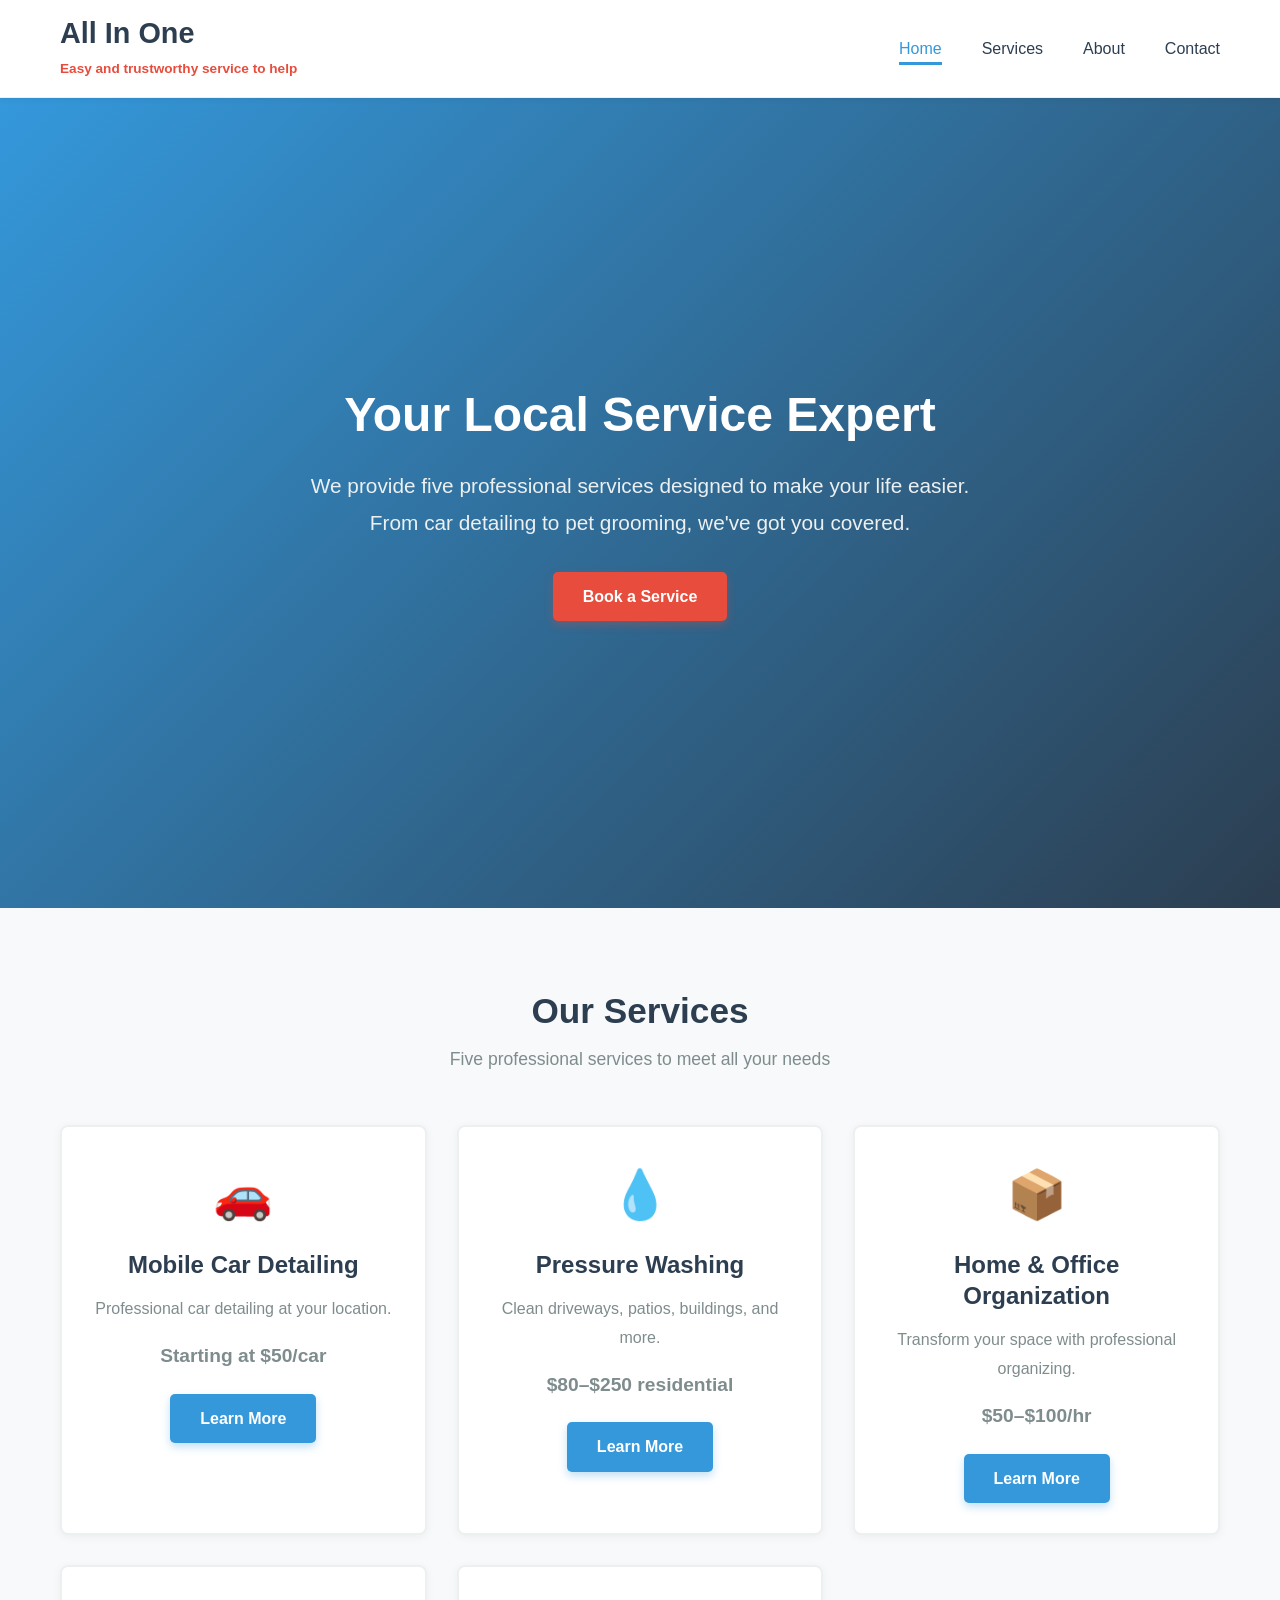
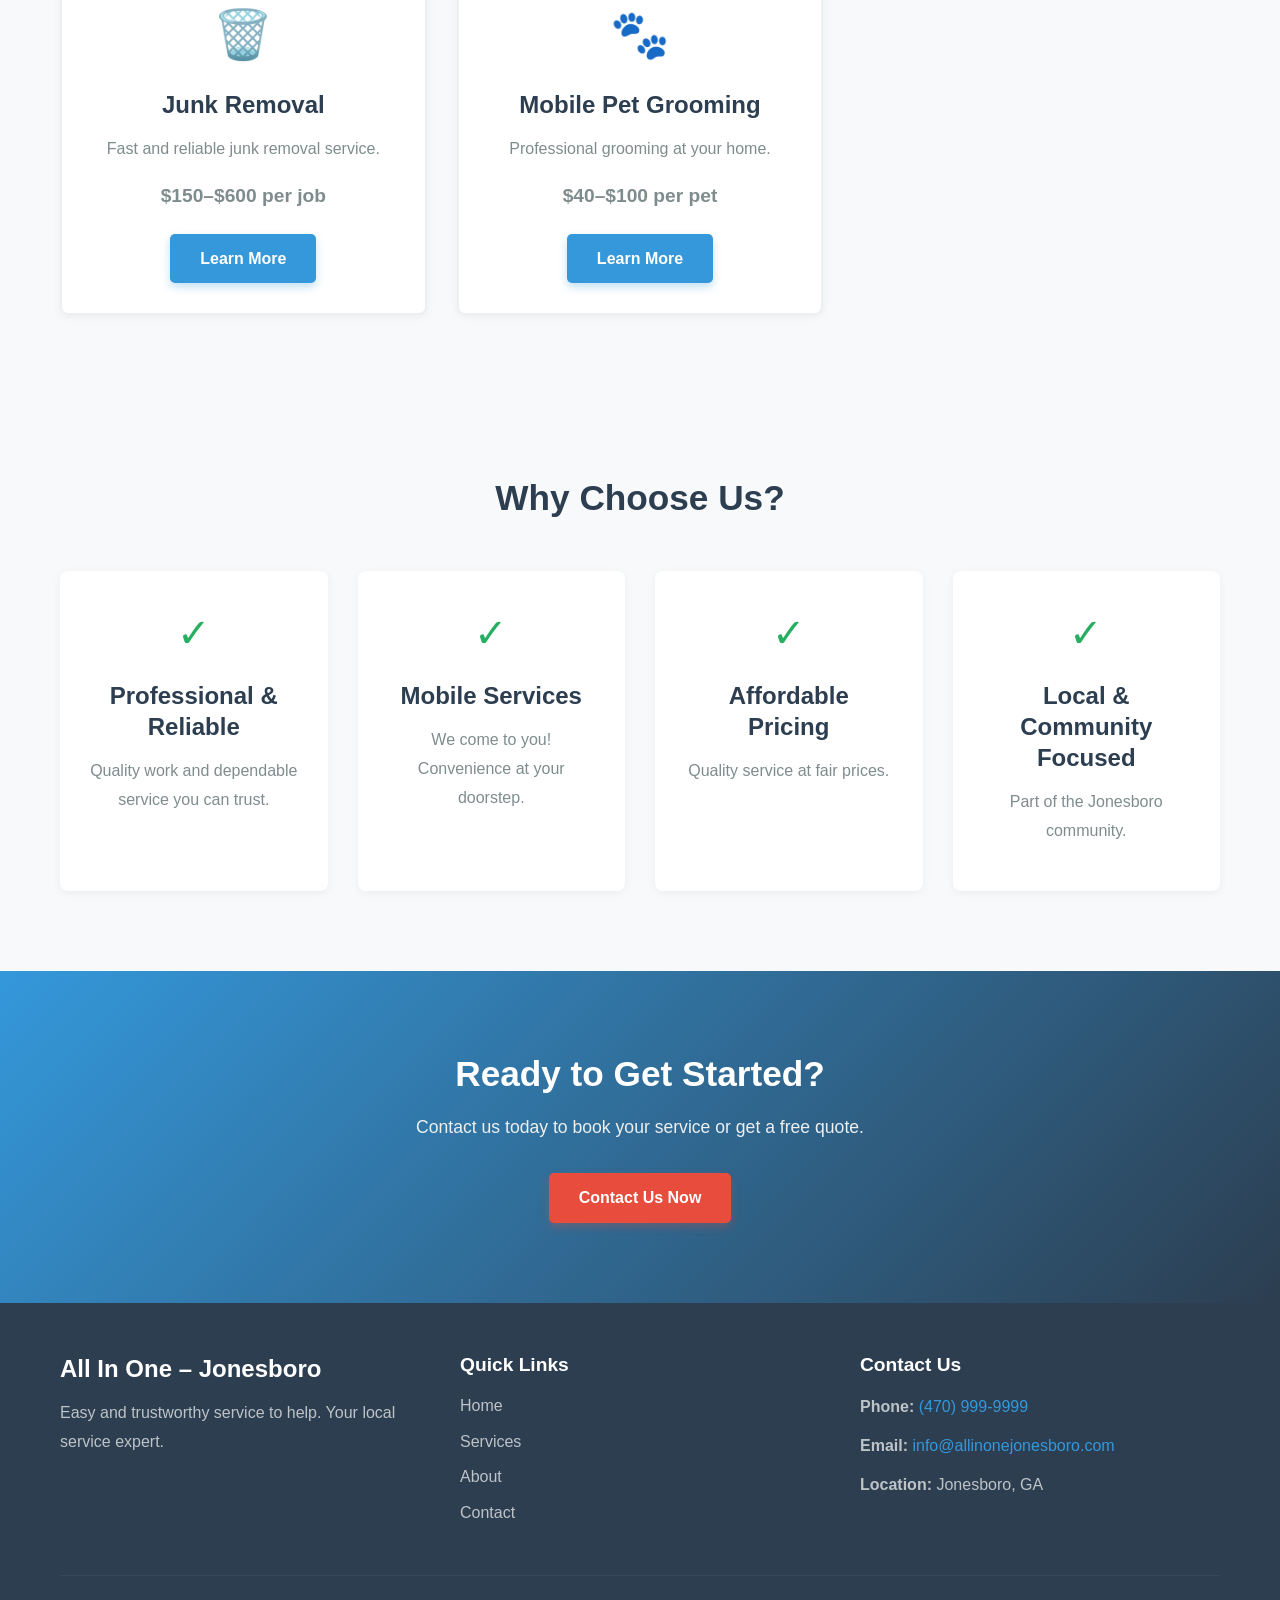
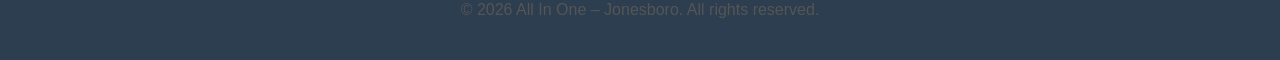
<file: index.html>
<!DOCTYPE html>
<html lang="en">
<head>
    <meta charset="UTF-8">
    <meta name="viewport" content="width=device-width, initial-scale=1.0">
    <title>All In One – Jonesboro | Easy and Trustworthy Service</title>
    <link rel="stylesheet" href="styles.css">
</head>
<body>
    <!-- HEADER / NAVIGATION -->
    <header class="header">
        <nav class="navbar">
            <div class="container">
                <div class="nav-wrapper">
                    <div class="logo">
                        <h1>All In One</h1>
                        <p class="tagline">Easy and trustworthy service to help</p>
                    </div>
                    <ul class="nav-menu">
                        <li><a href="index.html" class="active">Home</a></li>
                        <li><a href="services.html">Services</a></li>
                        <li><a href="about.html">About</a></li>
                        <li><a href="contact.html">Contact</a></li>
                    </ul>
                </div>
            </div>
        </nav>
    </header>

    <!-- HERO SECTION -->
    <section class="hero">
        <div class="container">
            <div class="hero-content">
                <h2>Your Local Service Expert</h2>
                <p>We provide five professional services designed to make your life easier. From car detailing to pet grooming, we've got you covered.</p>
                <a href="services.html" class="btn btn-primary">Book a Service</a>
            </div>
        </div>
    </section>

    <!-- SERVICES PREVIEW SECTION -->
    <section class="services-preview">
        <div class="container">
            <h2 class="section-title">Our Services</h2>
            <p class="section-subtitle">Five professional services to meet all your needs</p>
            <div class="services-grid">
                <div class="service-card">
                    <div class="service-icon">🚗</div>
                    <h3>Mobile Car Detailing</h3>
                    <p>Professional car detailing at your location.</p>
                    <p class="service-price">Starting at $50/car</p>
                    <a href="services.html#car-detailing" class="btn btn-secondary">Learn More</a>
                </div>
                <div class="service-card">
                    <div class="service-icon">💧</div>
                    <h3>Pressure Washing</h3>
                    <p>Clean driveways, patios, buildings, and more.</p>
                    <p class="service-price">$80–$250 residential</p>
                    <a href="services.html#pressure-washing" class="btn btn-secondary">Learn More</a>
                </div>
                <div class="service-card">
                    <div class="service-icon">📦</div>
                    <h3>Home & Office Organization</h3>
                    <p>Transform your space with professional organizing.</p>
                    <p class="service-price">$50–$100/hr</p>
                    <a href="services.html#organization" class="btn btn-secondary">Learn More</a>
                </div>
                <div class="service-card">
                    <div class="service-icon">🗑️</div>
                    <h3>Junk Removal</h3>
                    <p>Fast and reliable junk removal service.</p>
                    <p class="service-price">$150–$600 per job</p>
                    <a href="services.html#junk-removal" class="btn btn-secondary">Learn More</a>
                </div>
                <div class="service-card">
                    <div class="service-icon">🐾</div>
                    <h3>Mobile Pet Grooming</h3>
                    <p>Professional grooming at your home.</p>
                    <p class="service-price">$40–$100 per pet</p>
                    <a href="services.html#pet-grooming" class="btn btn-secondary">Learn More</a>
                </div>
            </div>
        </div>
    </section>

    <!-- WHY CHOOSE US SECTION -->
    <section class="why-choose-us">
        <div class="container">
            <h2 class="section-title">Why Choose Us?</h2>
            <div class="features-grid">
                <div class="feature">
                    <div class="feature-icon">✓</div>
                    <h3>Professional & Reliable</h3>
                    <p>Quality work and dependable service you can trust.</p>
                </div>
                <div class="feature">
                    <div class="feature-icon">✓</div>
                    <h3>Mobile Services</h3>
                    <p>We come to you! Convenience at your doorstep.</p>
                </div>
                <div class="feature">
                    <div class="feature-icon">✓</div>
                    <h3>Affordable Pricing</h3>
                    <p>Quality service at fair prices.</p>
                </div>
                <div class="feature">
                    <div class="feature-icon">✓</div>
                    <h3>Local & Community Focused</h3>
                    <p>Part of the Jonesboro community.</p>
                </div>
            </div>
        </div>
    </section>

    <!-- CALL TO ACTION SECTION -->
    <section class="cta-section">
        <div class="container">
            <h2>Ready to Get Started?</h2>
            <p>Contact us today to book your service or get a free quote.</p>
            <a href="contact.html" class="btn btn-primary">Contact Us Now</a>
        </div>
    </section>

    <!-- FOOTER -->
    <footer class="footer">
        <div class="container">
            <div class="footer-content">
                <div class="footer-section">
                    <h3>All In One – Jonesboro</h3>
                    <p>Easy and trustworthy service to help. Your local service expert.</p>
                </div>
                <div class="footer-section">
                    <h4>Quick Links</h4>
                    <ul class="footer-links">
                        <li><a href="index.html">Home</a></li>
                        <li><a href="services.html">Services</a></li>
                        <li><a href="about.html">About</a></li>
                        <li><a href="contact.html">Contact</a></li>
                    </ul>
                </div>
                <div class="footer-section">
                    <h4>Contact Us</h4>
                    <p><strong>Phone:</strong> <a href="tel:+14709999999">(470) 999-9999</a></p>
                    <p><strong>Email:</strong> <a href="mailto:info@allinonejonesboro.com">info@allinonejonesboro.com</a></p>
                    <p><strong>Location:</strong> Jonesboro, GA</p>
                </div>
            </div>
            <div class="footer-bottom">
                <p>&copy; 2026 All In One – Jonesboro. All rights reserved.</p>
            </div>
        </div>
    </footer>
</body>
</html>
</file>
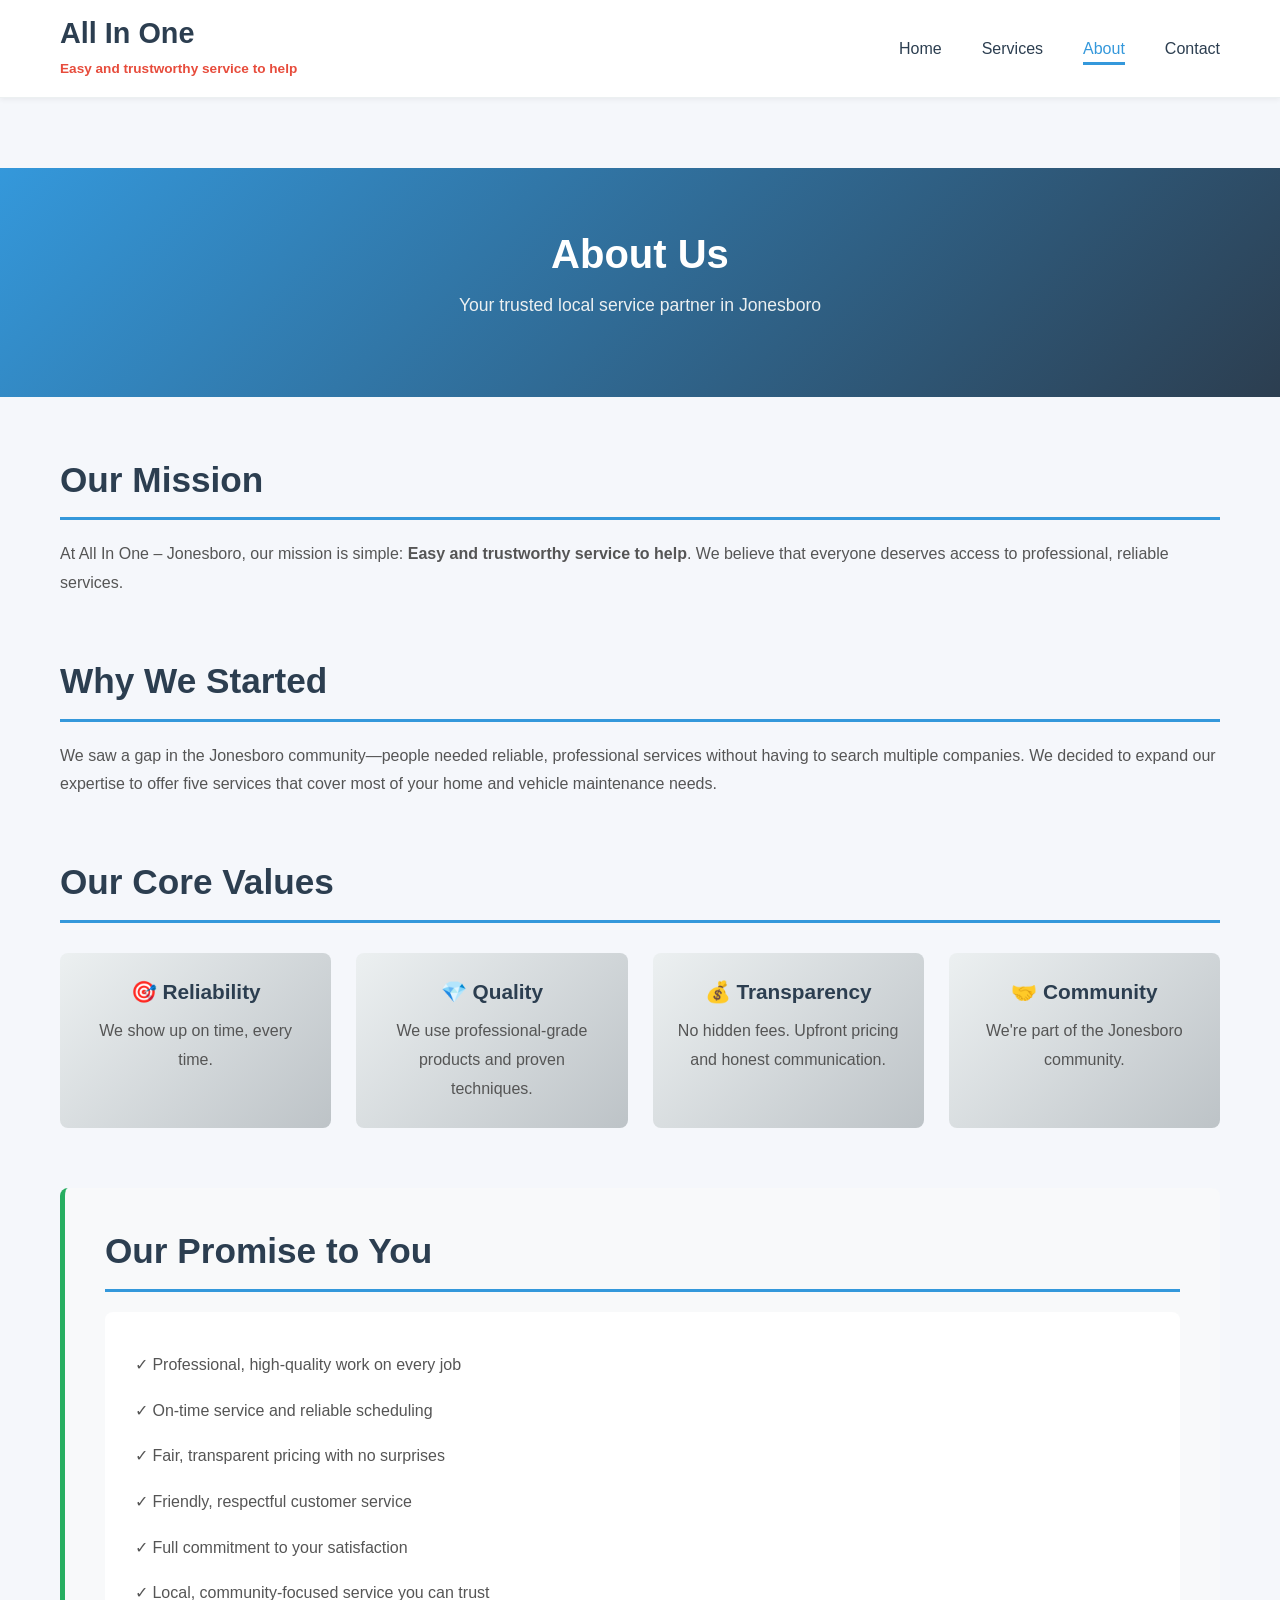
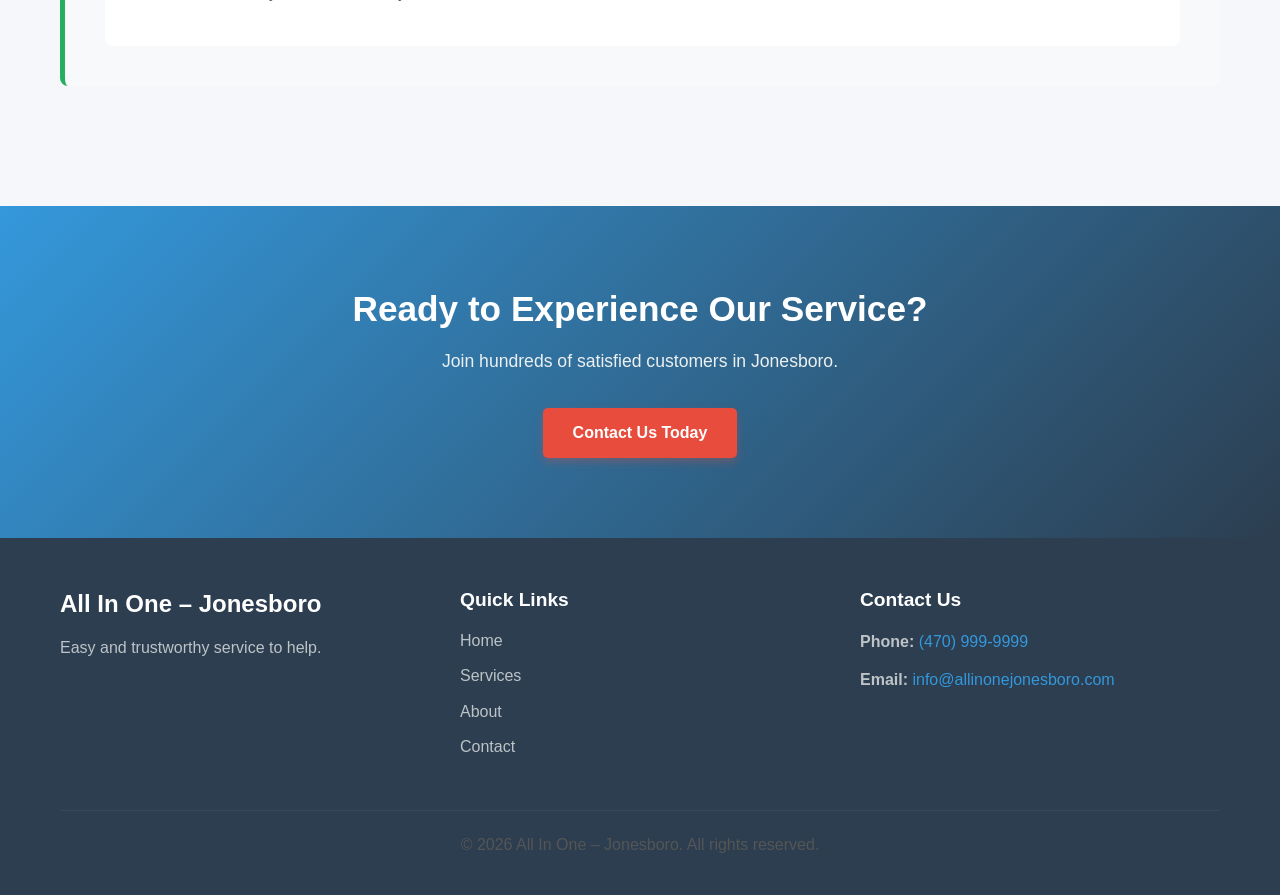
<file: about.html>
<!DOCTYPE html>
<html lang="en">
<head>
    <meta charset="UTF-8">
    <meta name="viewport" content="width=device-width, initial-scale=1.0">
    <title>About Us - All In One Jonesboro</title>
    <link rel="stylesheet" href="styles.css">
</head>
<body>
    <header class="header">
        <nav class="navbar">
            <div class="container">
                <div class="nav-wrapper">
                    <div class="logo">
                        <h1>All In One</h1>
                        <p class="tagline">Easy and trustworthy service to help</p>
                    </div>
                    <ul class="nav-menu">
                        <li><a href="index.html">Home</a></li>
                        <li><a href="services.html">Services</a></li>
                        <li><a href="about.html" class="active">About</a></li>
                        <li><a href="contact.html">Contact</a></li>
                    </ul>
                </div>
            </div>
        </nav>
    </header>

    <section class="page-header">
        <div class="container">
            <h1>About Us</h1>
            <p>Your trusted local service partner in Jonesboro</p>
        </div>
    </section>

    <section class="about-section">
        <div class="container">
            <div class="about-content">
                <h2>Our Mission</h2>
                <p>At All In One – Jonesboro, our mission is simple: <strong>Easy and trustworthy service to help</strong>. We believe that everyone deserves access to professional, reliable services.</p>
            </div>

            <div class="about-content">
                <h2>Why We Started</h2>
                <p>We saw a gap in the Jonesboro community—people needed reliable, professional services without having to search multiple companies. We decided to expand our expertise to offer five services that cover most of your home and vehicle maintenance needs.</p>
            </div>

            <div class="about-content">
                <h2>Our Core Values</h2>
                <div class="values-grid">
                    <div class="value-card">
                        <h3>🎯 Reliability</h3>
                        <p>We show up on time, every time.</p>
                    </div>
                    <div class="value-card">
                        <h3>💎 Quality</h3>
                        <p>We use professional-grade products and proven techniques.</p>
                    </div>
                    <div class="value-card">
                        <h3>💰 Transparency</h3>
                        <p>No hidden fees. Upfront pricing and honest communication.</p>
                    </div>
                    <div class="value-card">
                        <h3>🤝 Community</h3>
                        <p>We're part of the Jonesboro community.</p>
                    </div>
                </div>
            </div>

            <div class="about-content promise-section">
                <h2>Our Promise to You</h2>
                <div class="promise-box">
                    <ul class="promise-list">
                        <li>✓ Professional, high-quality work on every job</li>
                        <li>✓ On-time service and reliable scheduling</li>
                        <li>✓ Fair, transparent pricing with no surprises</li>
                        <li>✓ Friendly, respectful customer service</li>
                        <li>✓ Full commitment to your satisfaction</li>
                        <li>✓ Local, community-focused service you can trust</li>
                    </ul>
                </div>
            </div>
        </div>
    </section>

    <section class="cta-section">
        <div class="container">
            <h2>Ready to Experience Our Service?</h2>
            <p>Join hundreds of satisfied customers in Jonesboro.</p>
            <a href="contact.html" class="btn btn-primary">Contact Us Today</a>
        </div>
    </section>

    <footer class="footer">
        <div class="container">
            <div class="footer-content">
                <div class="footer-section">
                    <h3>All In One – Jonesboro</h3>
                    <p>Easy and trustworthy service to help.</p>
                </div>
                <div class="footer-section">
                    <h4>Quick Links</h4>
                    <ul class="footer-links">
                        <li><a href="index.html">Home</a></li>
                        <li><a href="services.html">Services</a></li>
                        <li><a href="about.html">About</a></li>
                        <li><a href="contact.html">Contact</a></li>
                    </ul>
                </div>
                <div class="footer-section">
                    <h4>Contact Us</h4>
                    <p><strong>Phone:</strong> <a href="tel:+14709999999">(470) 999-9999</a></p>
                    <p><strong>Email:</strong> <a href="mailto:info@allinonejonesboro.com">info@allinonejonesboro.com</a></p>
                </div>
            </div>
            <div class="footer-bottom">
                <p>&copy; 2026 All In One – Jonesboro. All rights reserved.</p>
            </div>
        </div>
    </footer>
</body>
</html>
</file>
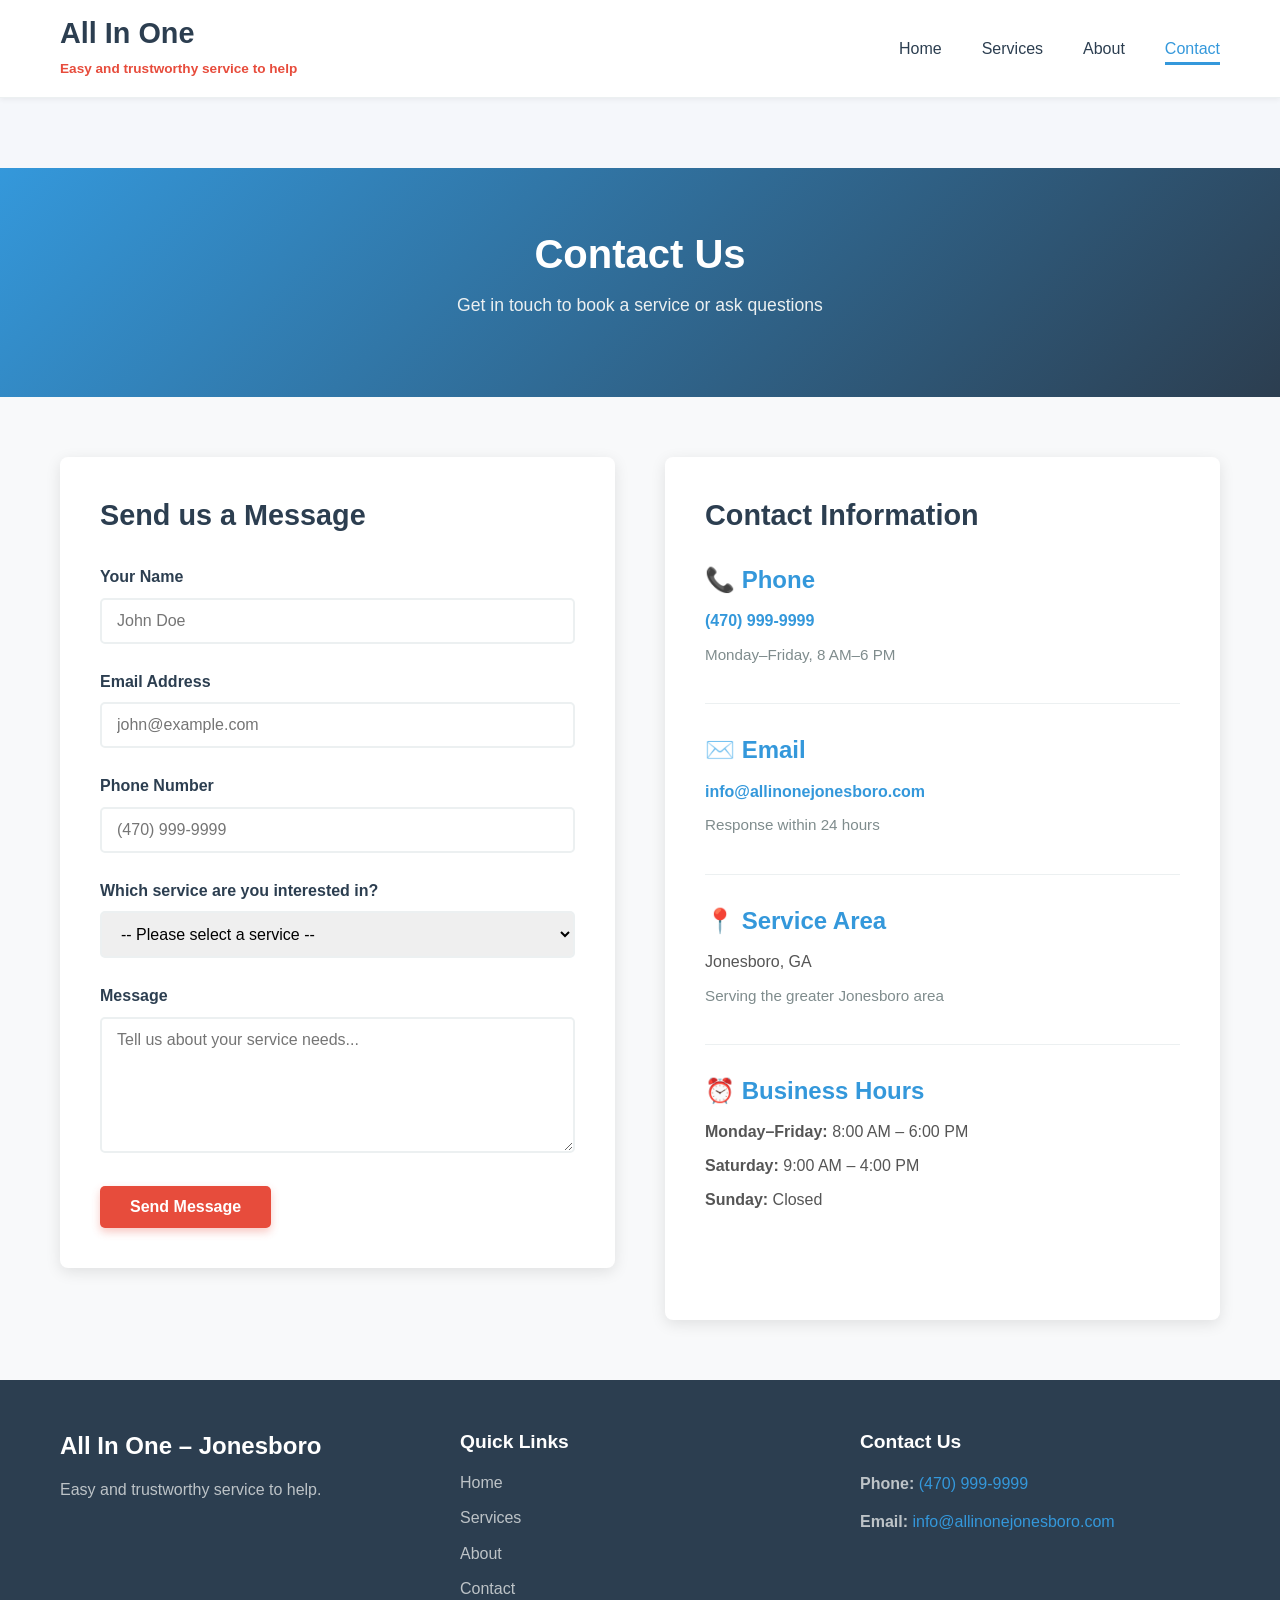
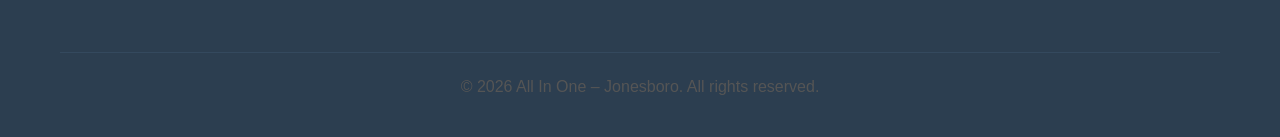
<file: contact.html>
<!DOCTYPE html>
<html lang="en">
<head>
    <meta charset="UTF-8">
    <meta name="viewport" content="width=device-width, initial-scale=1.0">
    <title>Contact Us - All In One Jonesboro</title>
    <link rel="stylesheet" href="styles.css">
</head>
<body>
    <header class="header">
        <nav class="navbar">
            <div class="container">
                <div class="nav-wrapper">
                    <div class="logo">
                        <h1>All In One</h1>
                        <p class="tagline">Easy and trustworthy service to help</p>
                    </div>
                    <ul class="nav-menu">
                        <li><a href="index.html">Home</a></li>
                        <li><a href="services.html">Services</a></li>
                        <li><a href="about.html">About</a></li>
                        <li><a href="contact.html" class="active">Contact</a></li>
                    </ul>
                </div>
            </div>
        </nav>
    </header>

    <section class="page-header">
        <div class="container">
            <h1>Contact Us</h1>
            <p>Get in touch to book a service or ask questions</p>
        </div>
    </section>

    <section class="contact-section">
        <div class="container">
            <div class="contact-wrapper">
                <div class="contact-form-wrapper">
                    <h2>Send us a Message</h2>
                    <form class="contact-form" action="https://formspree.io/f/YOUR_FORM_ID" method="POST">
                        <div class="form-group">
                            <label for="name">Your Name</label>
                            <input type="text" id="name" name="name" required placeholder="John Doe">
                        </div>
                        <div class="form-group">
                            <label for="email">Email Address</label>
                            <input type="email" id="email" name="email" required placeholder="john@example.com">
                        </div>
                        <div class="form-group">
                            <label for="phone">Phone Number</label>
                            <input type="tel" id="phone" name="phone" placeholder="(470) 999-9999">
                        </div>
                        <div class="form-group">
                            <label for="service">Which service are you interested in?</label>
                            <select id="service" name="service" required>
                                <option value="">-- Please select a service --</option>
                                <option value="Mobile Car Detailing">Mobile Car Detailing</option>
                                <option value="Pressure Washing">Pressure Washing</option>
                                <option value="Home & Office Organization">Home & Office Organization</option>
                                <option value="Junk Removal">Junk Removal</option>
                                <option value="Mobile Pet Grooming">Mobile Pet Grooming</option>
                                <option value="General Inquiry">General Inquiry</option>
                            </select>
                        </div>
                        <div class="form-group">
                            <label for="message">Message</label>
                            <textarea id="message" name="message" rows="6" required placeholder="Tell us about your service needs..."></textarea>
                        </div>
                        <button type="submit" class="btn btn-primary">Send Message</button>
                    </form>
                </div>

                <div class="contact-info-wrapper">
                    <h2>Contact Information</h2>
                    <div class="contact-info-box">
                        <h3>📞 Phone</h3>
                        <p><a href="tel:+14709999999">(470) 999-9999</a></p>
                        <p class="info-desc">Monday–Friday, 8 AM–6 PM</p>
                    </div>
                    <div class="contact-info-box">
                        <h3>✉️ Email</h3>
                        <p><a href="mailto:info@allinonejonesboro.com">info@allinonejonesboro.com</a></p>
                        <p class="info-desc">Response within 24 hours</p>
                    </div>
                    <div class="contact-info-box">
                        <h3>📍 Service Area</h3>
                        <p>Jonesboro, GA</p>
                        <p class="info-desc">Serving the greater Jonesboro area</p>
                    </div>
                    <div class="contact-info-box">
                        <h3>⏰ Business Hours</h3>
                        <p><strong>Monday–Friday:</strong> 8:00 AM – 6:00 PM</p>
                        <p><strong>Saturday:</strong> 9:00 AM – 4:00 PM</p>
                        <p><strong>Sunday:</strong> Closed</p>
                    </div>
                </div>
            </div>
        </div>
    </section>

    <footer class="footer">
        <div class="container">
            <div class="footer-content">
                <div class="footer-section">
                    <h3>All In One – Jonesboro</h3>
                    <p>Easy and trustworthy service to help.</p>
                </div>
                <div class="footer-section">
                    <h4>Quick Links</h4>
                    <ul class="footer-links">
                        <li><a href="index.html">Home</a></li>
                        <li><a href="services.html">Services</a></li>
                        <li><a href="about.html">About</a></li>
                        <li><a href="contact.html">Contact</a></li>
                    </ul>
                </div>
                <div class="footer-section">
                    <h4>Contact Us</h4>
                    <p><strong>Phone:</strong> <a href="tel:+14709999999">(470) 999-9999</a></p>
                    <p><strong>Email:</strong> <a href="mailto:info@allinonejonesboro.com">info@allinonejonesboro.com</a></p>
                </div>
            </div>
            <div class="footer-bottom">
                <p>&copy; 2026 All In One – Jonesboro. All rights reserved.</p>
            </div>
        </div>
    </footer>
</body>
</html>
</file>
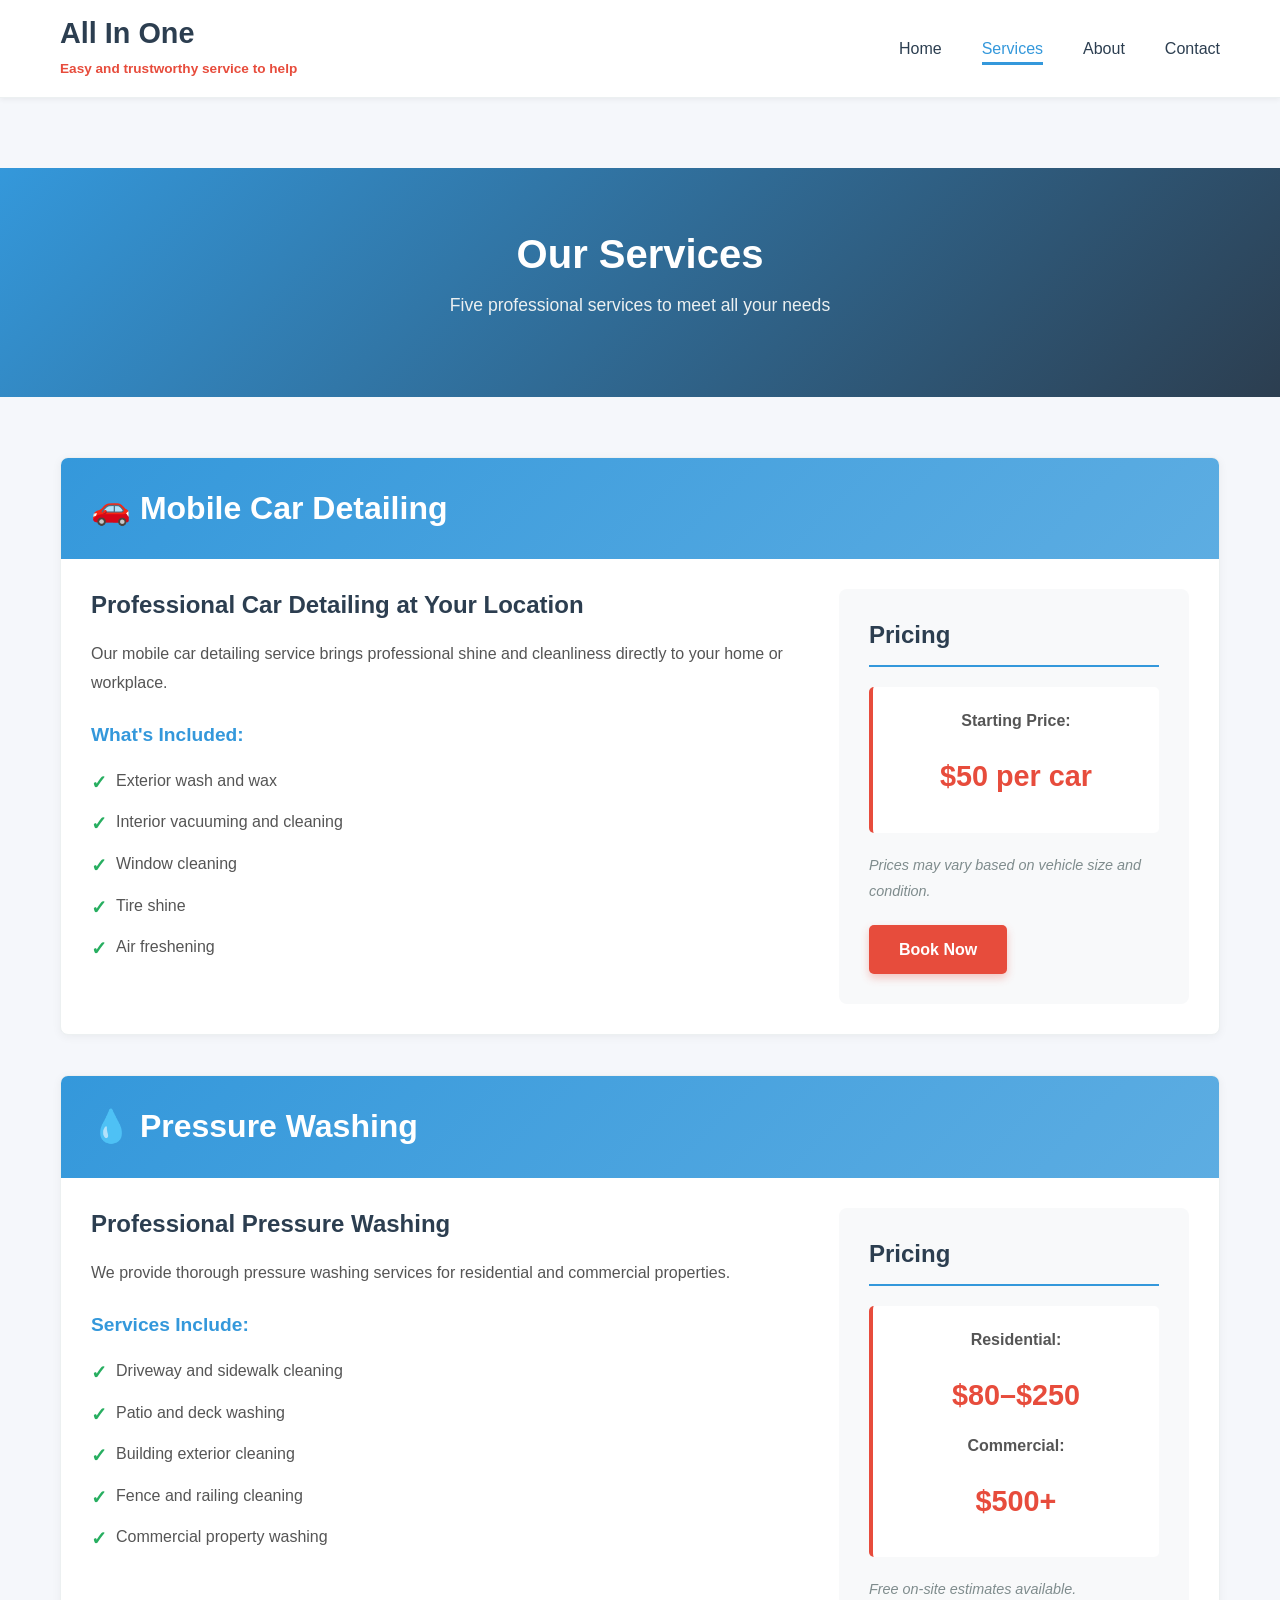
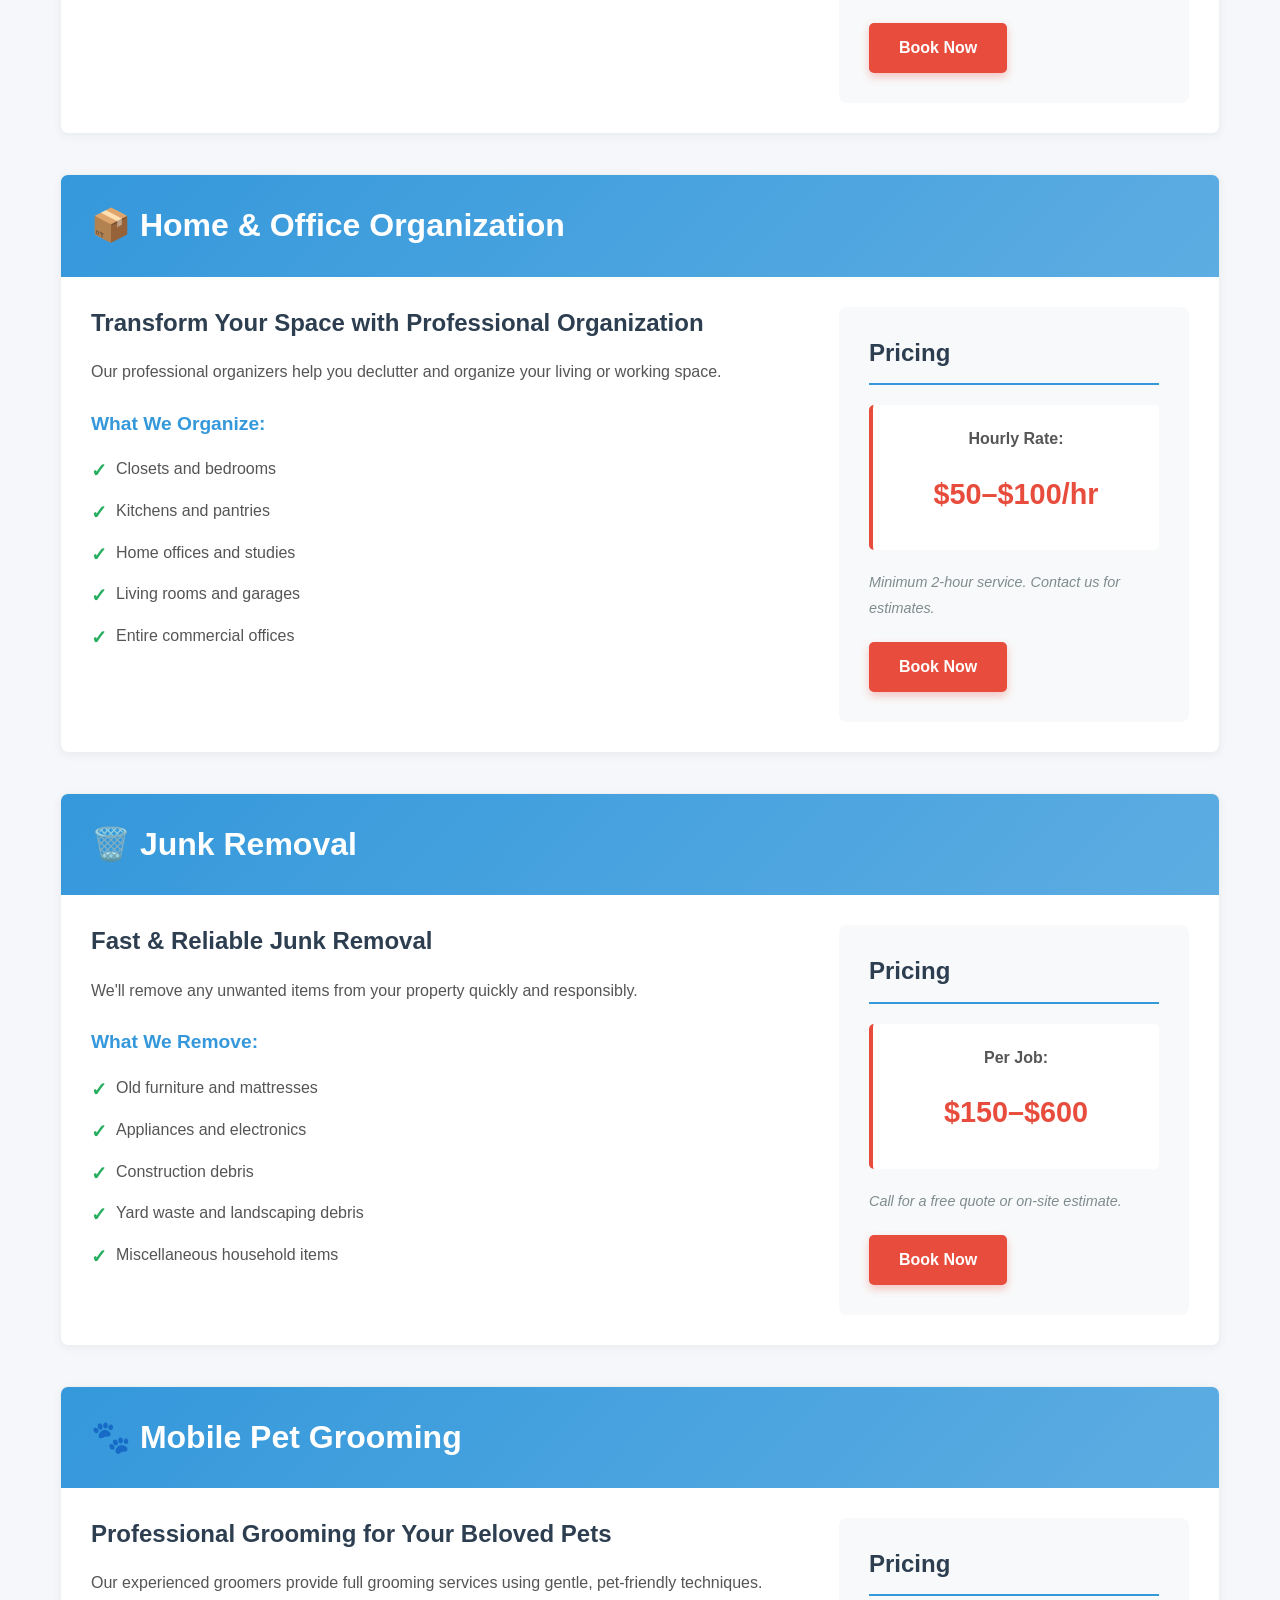
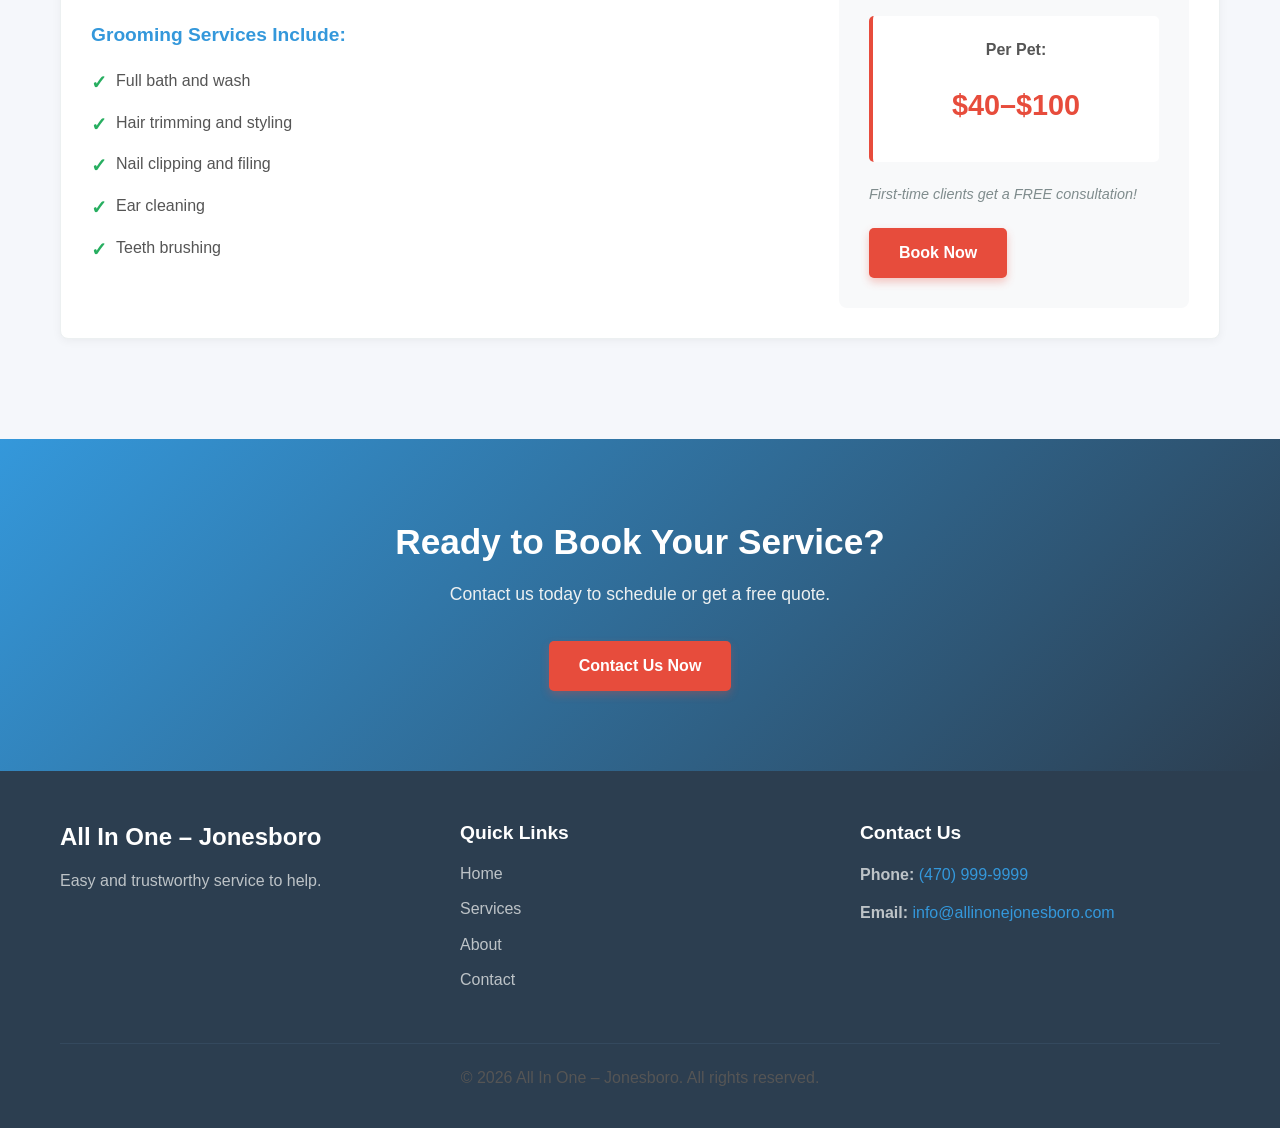
<file: services.html>
<!DOCTYPE html>
<html lang="en">
<head>
    <meta charset="UTF-8">
    <meta name="viewport" content="width=device-width, initial-scale=1.0">
    <title>Our Services - All In One Jonesboro</title>
    <link rel="stylesheet" href="styles.css">
</head>
<body>
    <header class="header">
        <nav class="navbar">
            <div class="container">
                <div class="nav-wrapper">
                    <div class="logo">
                        <h1>All In One</h1>
                        <p class="tagline">Easy and trustworthy service to help</p>
                    </div>
                    <ul class="nav-menu">
                        <li><a href="index.html">Home</a></li>
                        <li><a href="services.html" class="active">Services</a></li>
                        <li><a href="about.html">About</a></li>
                        <li><a href="contact.html">Contact</a></li>
                    </ul>
                </div>
            </div>
        </nav>
    </header>

    <section class="page-header">
        <div class="container">
            <h1>Our Services</h1>
            <p>Five professional services to meet all your needs</p>
        </div>
    </section>

    <section class="services-section">
        <div class="container">
            <div class="service-detail" id="car-detailing">
                <div class="service-header">
                    <h2>🚗 Mobile Car Detailing</h2>
                </div>
                <div class="service-body">
                    <div class="service-description">
                        <h3>Professional Car Detailing at Your Location</h3>
                        <p>Our mobile car detailing service brings professional shine and cleanliness directly to your home or workplace.</p>
                        <h4>What's Included:</h4>
                        <ul class="service-features">
                            <li>Exterior wash and wax</li>
                            <li>Interior vacuuming and cleaning</li>
                            <li>Window cleaning</li>
                            <li>Tire shine</li>
                            <li>Air freshening</li>
                        </ul>
                    </div>
                    <div class="service-pricing">
                        <h3>Pricing</h3>
                        <div class="pricing-info">
                            <p><strong>Starting Price:</strong></p>
                            <p class="price">$50 per car</p>
                        </div>
                        <p class="pricing-note">Prices may vary based on vehicle size and condition.</p>
                        <a href="contact.html" class="btn btn-primary">Book Now</a>
                    </div>
                </div>
            </div>

            <div class="service-detail" id="pressure-washing">
                <div class="service-header">
                    <h2>💧 Pressure Washing</h2>
                </div>
                <div class="service-body">
                    <div class="service-description">
                        <h3>Professional Pressure Washing</h3>
                        <p>We provide thorough pressure washing services for residential and commercial properties.</p>
                        <h4>Services Include:</h4>
                        <ul class="service-features">
                            <li>Driveway and sidewalk cleaning</li>
                            <li>Patio and deck washing</li>
                            <li>Building exterior cleaning</li>
                            <li>Fence and railing cleaning</li>
                            <li>Commercial property washing</li>
                        </ul>
                    </div>
                    <div class="service-pricing">
                        <h3>Pricing</h3>
                        <div class="pricing-info">
                            <p><strong>Residential:</strong></p>
                            <p class="price">$80–$250</p>
                            <p><strong>Commercial:</strong></p>
                            <p class="price">$500+</p>
                        </div>
                        <p class="pricing-note">Free on-site estimates available.</p>
                        <a href="contact.html" class="btn btn-primary">Book Now</a>
                    </div>
                </div>
            </div>

            <div class="service-detail" id="organization">
                <div class="service-header">
                    <h2>📦 Home & Office Organization</h2>
                </div>
                <div class="service-body">
                    <div class="service-description">
                        <h3>Transform Your Space with Professional Organization</h3>
                        <p>Our professional organizers help you declutter and organize your living or working space.</p>
                        <h4>What We Organize:</h4>
                        <ul class="service-features">
                            <li>Closets and bedrooms</li>
                            <li>Kitchens and pantries</li>
                            <li>Home offices and studies</li>
                            <li>Living rooms and garages</li>
                            <li>Entire commercial offices</li>
                        </ul>
                    </div>
                    <div class="service-pricing">
                        <h3>Pricing</h3>
                        <div class="pricing-info">
                            <p><strong>Hourly Rate:</strong></p>
                            <p class="price">$50–$100/hr</p>
                        </div>
                        <p class="pricing-note">Minimum 2-hour service. Contact us for estimates.</p>
                        <a href="contact.html" class="btn btn-primary">Book Now</a>
                    </div>
                </div>
            </div>

            <div class="service-detail" id="junk-removal">
                <div class="service-header">
                    <h2>🗑️ Junk Removal</h2>
                </div>
                <div class="service-body">
                    <div class="service-description">
                        <h3>Fast & Reliable Junk Removal</h3>
                        <p>We'll remove any unwanted items from your property quickly and responsibly.</p>
                        <h4>What We Remove:</h4>
                        <ul class="service-features">
                            <li>Old furniture and mattresses</li>
                            <li>Appliances and electronics</li>
                            <li>Construction debris</li>
                            <li>Yard waste and landscaping debris</li>
                            <li>Miscellaneous household items</li>
                        </ul>
                    </div>
                    <div class="service-pricing">
                        <h3>Pricing</h3>
                        <div class="pricing-info">
                            <p><strong>Per Job:</strong></p>
                            <p class="price">$150–$600</p>
                        </div>
                        <p class="pricing-note">Call for a free quote or on-site estimate.</p>
                        <a href="contact.html" class="btn btn-primary">Book Now</a>
                    </div>
                </div>
            </div>

            <div class="service-detail" id="pet-grooming">
                <div class="service-header">
                    <h2>🐾 Mobile Pet Grooming</h2>
                </div>
                <div class="service-body">
                    <div class="service-description">
                        <h3>Professional Grooming for Your Beloved Pets</h3>
                        <p>Our experienced groomers provide full grooming services using gentle, pet-friendly techniques.</p>
                        <h4>Grooming Services Include:</h4>
                        <ul class="service-features">
                            <li>Full bath and wash</li>
                            <li>Hair trimming and styling</li>
                            <li>Nail clipping and filing</li>
                            <li>Ear cleaning</li>
                            <li>Teeth brushing</li>
                        </ul>
                    </div>
                    <div class="service-pricing">
                        <h3>Pricing</h3>
                        <div class="pricing-info">
                            <p><strong>Per Pet:</strong></p>
                            <p class="price">$40–$100</p>
                        </div>
                        <p class="pricing-note">First-time clients get a FREE consultation!</p>
                        <a href="contact.html" class="btn btn-primary">Book Now</a>
                    </div>
                </div>
            </div>
        </div>
    </section>

    <section class="cta-section">
        <div class="container">
            <h2>Ready to Book Your Service?</h2>
            <p>Contact us today to schedule or get a free quote.</p>
            <a href="contact.html" class="btn btn-primary">Contact Us Now</a>
        </div>
    </section>

    <footer class="footer">
        <div class="container">
            <div class="footer-content">
                <div class="footer-section">
                    <h3>All In One – Jonesboro</h3>
                    <p>Easy and trustworthy service to help.</p>
                </div>
                <div class="footer-section">
                    <h4>Quick Links</h4>
                    <ul class="footer-links">
                        <li><a href="index.html">Home</a></li>
                        <li><a href="services.html">Services</a></li>
                        <li><a href="about.html">About</a></li>
                        <li><a href="contact.html">Contact</a></li>
                    </ul>
                </div>
                <div class="footer-section">
                    <h4>Contact Us</h4>
                    <p><strong>Phone:</strong> <a href="tel:+14709999999">(470) 999-9999</a></p>
                    <p><strong>Email:</strong> <a href="mailto:info@allinonejonesboro.com">info@allinonejonesboro.com</a></p>
                </div>
            </div>
            <div class="footer-bottom">
                <p>&copy; 2026 All In One – Jonesboro. All rights reserved.</p>
            </div>
        </div>
    </footer>
</body>
</html>
</file>
<file: styles.css>
* {
    margin: 0;
    padding: 0;
    box-sizing: border-box;
}

html {
    scroll-behavior: smooth;
}

body {
    font-family: 'Segoe UI', Tahoma, Geneva, Verdana, sans-serif;
    line-height: 1.6;
    color: #2c3e50;
    background-color: #fff;
}

body{
  font-family: Arial, sans-serif;
  margin:0;
  background:#f5f7fb;
}

/* HERO SECTION */

.hero{
  height:90vh;
  display:flex;
  justify-content:center;
  align-items:center;
  text-align:center;
  background:linear-gradient(135deg,#0077ff,#00c6ff);
  color:white;
}

.hero h1{
  font-size:48px;
}

.hero p{
  font-size:20px;
}

.btn{
  background:white;
  color:#0077ff;
  padding:12px 25px;
  text-decoration:none;
  border-radius:6px;
  font-weight:bold;
}

/* SERVICES */

.services{
  padding:60px;
  text-align:center;
}

.service-box{
  background:white;
  padding:25px;
  margin:20px;
  border-radius:10px;
  box-shadow:0 5px 15px rgba(0,0,0,0.1);
}

ul, ol {
    list-style: none;
}

a {
    text-decoration: none;
    color: inherit;
    transition: all 0.3s ease;
}

a:hover {
    color: #3498db;
}

img {
    max-width: 100%;
    height: auto;
    display: block;
}

.container {
    max-width: 1200px;
    margin: 0 auto;
    padding: 0 20px;
}

section {
    padding: 60px 0;
}

h1, h2, h3, h4, h5, h6 {
    font-weight: 600;
    line-height: 1.3;
    margin-bottom: 15px;
    color: #2c3e50;
}

h1 {
    font-size: 3rem;
    margin-bottom: 10px;
}

h2 {
    font-size: 2.2rem;
    margin-bottom: 20px;
}

h3 {
    font-size: 1.5rem;
    margin-bottom: 15px;
}

h4 {
    font-size: 1.2rem;
    margin-bottom: 10px;
}

p {
    font-size: 1rem;
    margin-bottom: 15px;
    line-height: 1.8;
    color: #555;
}

.section-title {
    text-align: center;
    font-size: 2.2rem;
    color: #2c3e50;
    margin-bottom: 10px;
}

.section-subtitle {
    text-align: center;
    font-size: 1.1rem;
    color: #7f8c8d;
    margin-bottom: 50px;
}

/* HEADER & NAVIGATION */
.header {
    background-color: #fff;
    border-bottom: 1px solid #ecf0f1;
    position: sticky;
    top: 0;
    z-index: 100;
    box-shadow: 0 2px 5px rgba(0, 0, 0, 0.05);
}

.navbar {
    padding: 15px 0;
}

.nav-wrapper {
    display: flex;
    justify-content: space-between;
    align-items: center;
}

.logo {
    display: flex;
    flex-direction: column;
    align-items: flex-start;
}

.logo h1 {
    font-size: 1.8rem;
    margin: 0;
    color: #2c3e50;
    font-weight: 700;
}

.tagline {
    font-size: 0.85rem;
    color: #e74c3c;
    font-weight: 600;
    margin: 5px 0 0 0 !important;
}

.nav-menu {
    display: flex;
    gap: 40px;
}

.nav-menu a {
    font-size: 1rem;
    font-weight: 500;
    color: #2c3e50;
    padding: 5px 0;
    border-bottom: 3px solid transparent;
    transition: all 0.3s ease;
}

.nav-menu a:hover,
.nav-menu a.active {
    color: #3498db;
    border-bottom-color: #3498db;
}

/* HERO SECTION */
.hero {
    background: linear-gradient(135deg, #3498db 0%, #2c3e50 100%);
    color: white;
    padding: 100px 0;
    text-align: center;
}

.hero-content {
    max-width: 700px;
    margin: 0 auto;
}

.hero h2 {
    font-size: 3rem;
    color: white;
    margin-bottom: 20px;
}

.hero p {
    font-size: 1.3rem;
    color: #ecf0f1;
    margin-bottom: 30px;
}

/* SERVICES PREVIEW */
.services-preview {
    background-color: #f8f9fa;
    padding: 80px 0;
}

.services-grid {
    display: grid;
    grid-template-columns: repeat(auto-fit, minmax(300px, 1fr));
    gap: 30px;
    margin-top: 50px;
}

.service-card {
    background: white;
    border-radius: 8px;
    padding: 30px;
    text-align: center;
    border: 2px solid #ecf0f1;
    transition: all 0.3s ease;
    box-shadow: 0 2px 10px rgba(0, 0, 0, 0.05);
}

.service-card:hover {
    transform: translateY(-5px);
    border-color: #3498db;
    box-shadow: 0 8px 20px rgba(0, 0, 0, 0.1);
}

.service-icon {
    font-size: 3rem;
    margin-bottom: 15px;
}

.service-card h3 {
    color: #2c3e50;
    margin-bottom: 15px;
}

.service-card p {
    color: #7f8c8d;
    margin-bottom: 15px;
}

.service-price {
    font-size: 1.2rem;
    font-weight: 600;
    color: #e74c3c;
    margin-bottom: 20px !important;
}

/* PAGE HEADER */
.page-header {
    background: linear-gradient(135deg, #3498db 0%, #2c3e50 100%);
    color: white;
    padding: 60px 0;
    text-align: center;
    margin-top: 70px;
}

.page-header h1 {
    color: white;
    font-size: 2.5rem;
}

.page-header p {
    color: #ecf0f1;
    font-size: 1.1rem;
}

/* SERVICES SECTION */
.services-section {
    padding: 60px 0;
}

.service-detail {
    background: white;
    border-radius: 8px;
    border: 1px solid #ecf0f1;
    margin-bottom: 40px;
    overflow: hidden;
    box-shadow: 0 2px 10px rgba(0, 0, 0, 0.05);
}

.service-header {
    background: linear-gradient(135deg, #3498db 0%, #5dade2 100%);
    padding: 30px;
    color: white;
}

.service-header h2 {
    color: white;
    margin: 0;
    font-size: 2rem;
}

.service-body {
    padding: 30px;
    display: grid;
    grid-template-columns: 1fr 350px;
    gap: 40px;
}

.service-description h3 {
    color: #2c3e50;
    margin-bottom: 20px;
}

.service-description h4 {
    color: #3498db;
    margin-top: 25px;
    margin-bottom: 12px;
}

.service-features {
    list-style: none;
    margin-bottom: 20px;
}

.service-features li {
    padding: 8px 0;
    padding-left: 25px;
    position: relative;
    color: #555;
}

.service-features li:before {
    content: "✓";
    position: absolute;
    left: 0;
    color: #27ae60;
    font-weight: bold;
    font-size: 1.2rem;
}

.service-pricing {
    background-color: #f8f9fa;
    padding: 30px;
    border-radius: 8px;
    height: fit-content;
    position: sticky;
    top: 120px;
}

.service-pricing h3 {
    color: #2c3e50;
    border-bottom: 2px solid #3498db;
    padding-bottom: 15px;
    margin-bottom: 20px;
}

.pricing-info {
    background: white;
    padding: 20px;
    border-radius: 5px;
    text-align: center;
    margin-bottom: 20px;
    border-left: 4px solid #e74c3c;
}

.price {
    font-size: 1.8rem;
    font-weight: 700;
    color: #e74c3c;
    margin: 10px 0 !important;
}

.pricing-note {
    font-size: 0.9rem;
    color: #7f8c8d;
    margin-bottom: 20px !important;
    font-style: italic;
}

/* WHY CHOOSE US */
.why-choose-us {
    background-color: #f8f9fa;
    padding: 80px 0;
}

.features-grid {
    display: grid;
    grid-template-columns: repeat(auto-fit, minmax(250px, 1fr));
    gap: 30px;
    margin-top: 50px;
}

.feature {
    background: white;
    padding: 30px;
    border-radius: 8px;
    text-align: center;
    box-shadow: 0 2px 10px rgba(0, 0, 0, 0.05);
    transition: transform 0.3s ease;
}

.feature:hover {
    transform: translateY(-5px);
}

.feature-icon {
    font-size: 2.5rem;
    color: #27ae60;
    margin-bottom: 15px;
}

.feature h3 {
    color: #2c3e50;
    margin-bottom: 15px;
}

.feature p {
    color: #7f8c8d;
}

/* ABOUT SECTION */
.about-section {
    padding: 60px 0;
}

.about-content {
    margin-bottom: 60px;
}

.about-content h2 {
    color: #2c3e50;
    border-bottom: 3px solid #3498db;
    padding-bottom: 15px;
    margin-bottom: 20px;
}

.about-content p {
    color: #555;
    line-height: 1.8;
}

.values-grid {
    display: grid;
    grid-template-columns: repeat(auto-fit, minmax(250px, 1fr));
    gap: 25px;
    margin-top: 30px;
}

.value-card {
    background: linear-gradient(135deg, #ecf0f1 0%, #bdc3c7 100%);
    padding: 25px;
    border-radius: 8px;
    text-align: center;
}

.value-card h3 {
    color: #2c3e50;
    margin-bottom: 12px;
    font-size: 1.3rem;
}

.value-card p {
    color: #555;
    margin: 0;
}

.promise-section {
    background-color: #f8f9fa;
    padding: 40px;
    border-radius: 8px;
    border-left: 5px solid #27ae60;
}

.promise-box {
    background: white;
    padding: 30px;
    border-radius: 8px;
}

.promise-box p {
    font-weight: 600;
    color: #2c3e50;
    margin-bottom: 20px;
}

.promise-list {
    list-style: none;
}

.promise-list li {
    padding: 10px 0;
    color: #555;
    font-size: 1rem;
}

/* BUTTONS */
.btn {
    display: inline-block;
    padding: 12px 30px;
    border-radius: 5px;
    font-weight: 600;
    text-align: center;
    cursor: pointer;
    border: none;
    transition: all 0.3s ease;
    font-size: 1rem;
}

.btn-primary {
    background-color: #e74c3c;
    color: white;
    box-shadow: 0 4px 8px rgba(231, 76, 60, 0.3);
}

.btn-primary:hover {
    background-color: #c0392b;
    transform: translateY(-2px);
    box-shadow: 0 6px 12px rgba(231, 76, 60, 0.4);
}

.btn-secondary {
    background-color: #3498db;
    color: white;
    box-shadow: 0 4px 8px rgba(52, 152, 219, 0.3);
}

.btn-secondary:hover {
    background-color: #2980b9;
    transform: translateY(-2px);
    box-shadow: 0 6px 12px rgba(52, 152, 219, 0.4);
}

/* CONTACT SECTION */
.contact-section {
    background-color: #f8f9fa;
    padding: 60px 0;
}

.contact-wrapper {
    display: grid;
    grid-template-columns: 1fr 1fr;
    gap: 50px;
    align-items: start;
}

.contact-form-wrapper,
.contact-info-wrapper {
    background: white;
    padding: 40px;
    border-radius: 8px;
    box-shadow: 0 4px 15px rgba(0, 0, 0, 0.1);
}

.contact-form-wrapper h2,
.contact-info-wrapper h2 {
    color: #2c3e50;
    margin-bottom: 30px;
    font-size: 1.8rem;
}

.form-group {
    margin-bottom: 25px;
}

.form-group label {
    display: block;
    font-weight: 600;
    color: #2c3e50;
    margin-bottom: 8px;
}

.form-group input,
.form-group select,
.form-group textarea {
    width: 100%;
    padding: 12px 15px;
    border: 2px solid #ecf0f1;
    border-radius: 5px;
    font-family: inherit;
    font-size: 1rem;
    transition: border-color 0.3s ease;
}

.form-group input:focus,
.form-group select:focus,
.form-group textarea:focus {
    outline: none;
    border-color: #3498db;
    box-shadow: 0 0 5px rgba(52, 152, 219, 0.3);
}

.contact-info-box {
    margin-bottom: 30px;
    padding-bottom: 30px;
    border-bottom: 1px solid #ecf0f1;
}

.contact-info-box:last-child {
    border-bottom: none;
}

.contact-info-box h3 {
    color: #3498db;
    margin-bottom: 12px;
}

.contact-info-box p {
    margin-bottom: 5px;
}

.contact-info-box a {
    color: #3498db;
    font-weight: 600;
}

.contact-info-box a:hover {
    color: #2980b9;
}

.info-desc {
    color: #7f8c8d;
    font-size: 0.95rem !important;
}

/* CTA SECTION */
.cta-section {
    background: linear-gradient(135deg, #3498db 0%, #2c3e50 100%);
    color: white;
    padding: 80px 0;
    text-align: center;
}

.cta-section h2 {
    color: white;
    font-size: 2.2rem;
    margin-bottom: 15px;
}

.cta-section p {
    color: #ecf0f1;
    font-size: 1.1rem;
    margin-bottom: 30px;
}

/* FOOTER */
.footer {
    background-color: #2c3e50;
    color: white;
    padding: 50px 0 20px;
}

.footer-content {
    display: grid;
    grid-template-columns: repeat(auto-fit, minmax(250px, 1fr));
    gap: 40px;
    margin-bottom: 40px;
}

.footer-section h3,
.footer-section h4 {
    color: white;
    margin-bottom: 15px;
}

.footer-section p {
    color: #bdc3c7;
    margin-bottom: 10px;
    line-height: 1.8;
}

.footer-section a {
    color: #3498db;
}

.footer-section a:hover {
    color: #5dade2;
}

.footer-links {
    list-style: none;
}

.footer-links li {
    margin-bottom: 10px;
}

.footer-links a {
    color: #bdc3c7;
    transition: color 0.3s ease;
}

.footer-links a:hover {
    color: #3498db;
}

.footer-bottom {
    border-top: 1px solid #34495e;
    padding-top: 20px;
    text-align: center;
    color: #95a5a6;
}

.footer-bottom a {
    color: #3498db;
}

/* RESPONSIVE DESIGN */
@media (max-width: 768px) {
    
    .container {
        padding: 0 15px;
    }

    h1 {
        font-size: 2rem;
    }

    h2 {
        font-size: 1.6rem;
    }

    h3 {
        font-size: 1.3rem;
    }

    .nav-wrapper {
        flex-direction: column;
        align-items: flex-start;
        gap: 15px;
    }

    .nav-menu {
        gap: 20px;
        flex-wrap: wrap;
    }

    .nav-menu a {
        font-size: 0.95rem;
    }

    .hero {
        padding: 60px 0;
    }

    .hero h2 {
        font-size: 2rem;
    }

    .hero p {
        font-size: 1.1rem;
    }

    .services-grid {
        grid-template-columns: 1fr;
        gap: 20px;
    }

    .service-body {
        grid-template-columns: 1fr;
        gap: 30px;
    }

    .service-pricing {
        position: static;
        top: auto;
    }

    .page-header {
        padding: 40px 0;
        margin-top: 60px;
    }

    .page-header h1 {
        font-size: 1.8rem;
    }

    .contact-wrapper {
        grid-template-columns: 1fr;
        gap: 30px;
    }

    .contact-form-wrapper,
    .contact-info-wrapper {
        padding: 25px;
    }

    .features-grid,
    .values-grid {
        grid-template-columns: 1fr;
    }

    .footer-content {
        gap: 25px;
    }

    section {
        padding: 40px 0;
    }

    .cta-section {
        padding: 50px 0;
    }

    .cta-section h2 {
        font-size: 1.8rem;
    }
}

@media (max-width: 480px) {

    .logo h1 {
        font-size: 1.5rem;
    }

    .tagline {
        font-size: 0.8rem;
    }

    .nav-menu {
        gap: 12px;
        font-size: 0.9rem;
    }

    .hero {
        padding: 40px 0;
    }

    .hero h2 {
        font-size: 1.5rem;
    }

    .hero p {
        font-size: 1rem;
    }

    h1 {
        font-size: 1.6rem;
    }

    h2 {
        font-size: 1.3rem;
    }

    h3 {
        font-size: 1.1rem;
    }

    .service-icon {
        font-size: 2rem;
    }

    .btn {
        padding: 10px 20px;
        font-size: 0.95rem;
        width: 100%;
    }

    .service-card {
        padding: 20px;
    }

    .section-title {
        font-size: 1.6rem;
    }

    .section-subtitle {
        font-size: 1rem;
    }

    .contact-form-wrapper,
    .contact-info-wrapper {
        padding: 15px;
    }

    .service-title-icon {
        flex-direction: column;
        align-items: flex-start;
    }

    .service-title-icon h2 {
        font-size: 1.5rem;
    }

    .service-detail {
        margin-bottom: 30px;
    }

    .service-header {
        padding: 20px;
    }

    .service-body {
        padding: 20px;
    }

    .feature,
    .value-card {
        padding: 20px;
    }

    .footer-content {
        grid-template-columns: 1fr;
    }

    .cta-section {
        padding: 30px 0;
    }

    .cta-section h2 {
        font-size: 1.4rem;
    }

    .cta-section p {
        font-size: 1rem;
    }

    section {
        padding: 30px 0;
    }

    .about-content {
        margin-bottom: 30px;
    }

    .page-header {
        padding: 30px 0;
    }

    .page-header h1 {
        font-size: 1.5rem;
    }

    .page-header p {
        font-size: 1rem;
    }
}

@media (max-width: 320px) {

    .nav-menu {
        flex-direction: column;
        gap: 8px;
    }

    h1 {
        font-size: 1.3rem;
    }

    h2 {
        font-size: 1.1rem;
    }

    .hero h2 {
        font-size: 1.2rem;
    }

    .section-title {
        font-size: 1.3rem;
    }

    .btn {
        padding: 8px 15px;
        font-size: 0.9rem;
    }

    .container {
        padding: 0 10px;
    }
}
</file>
